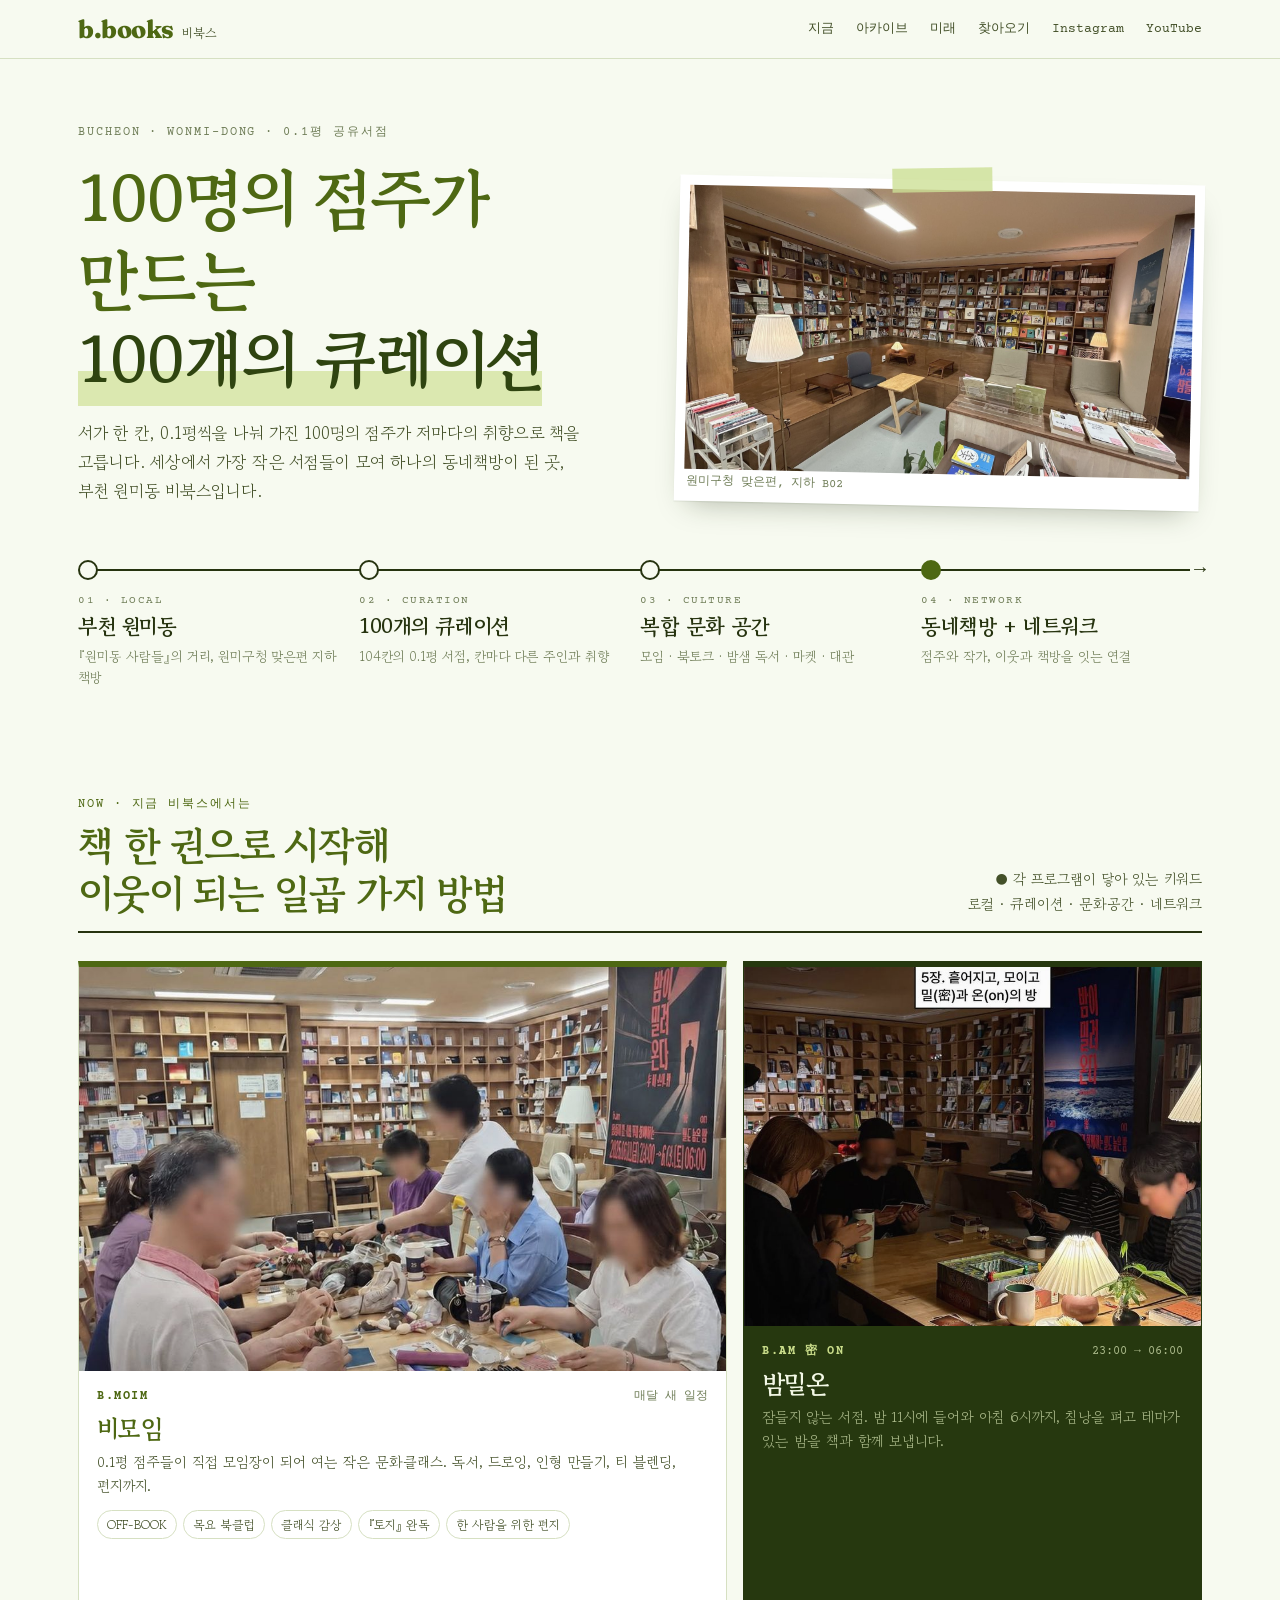
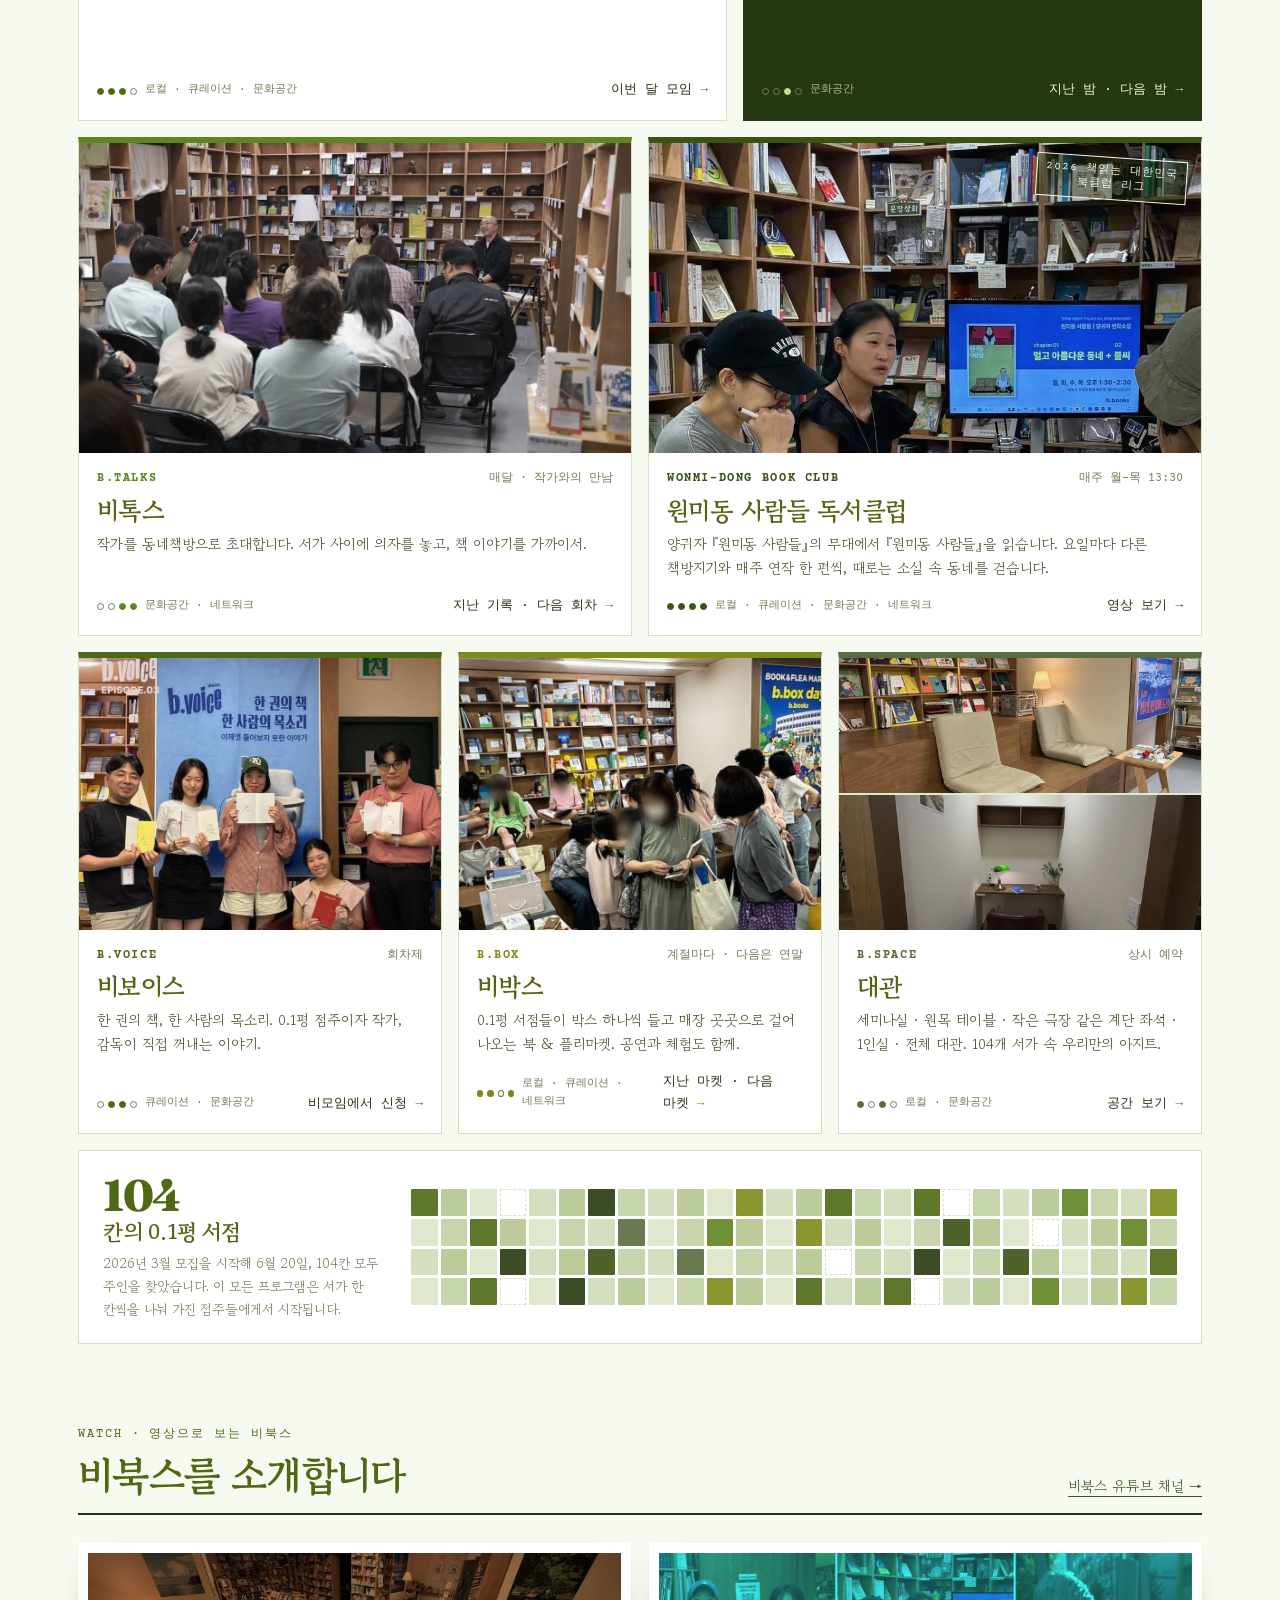
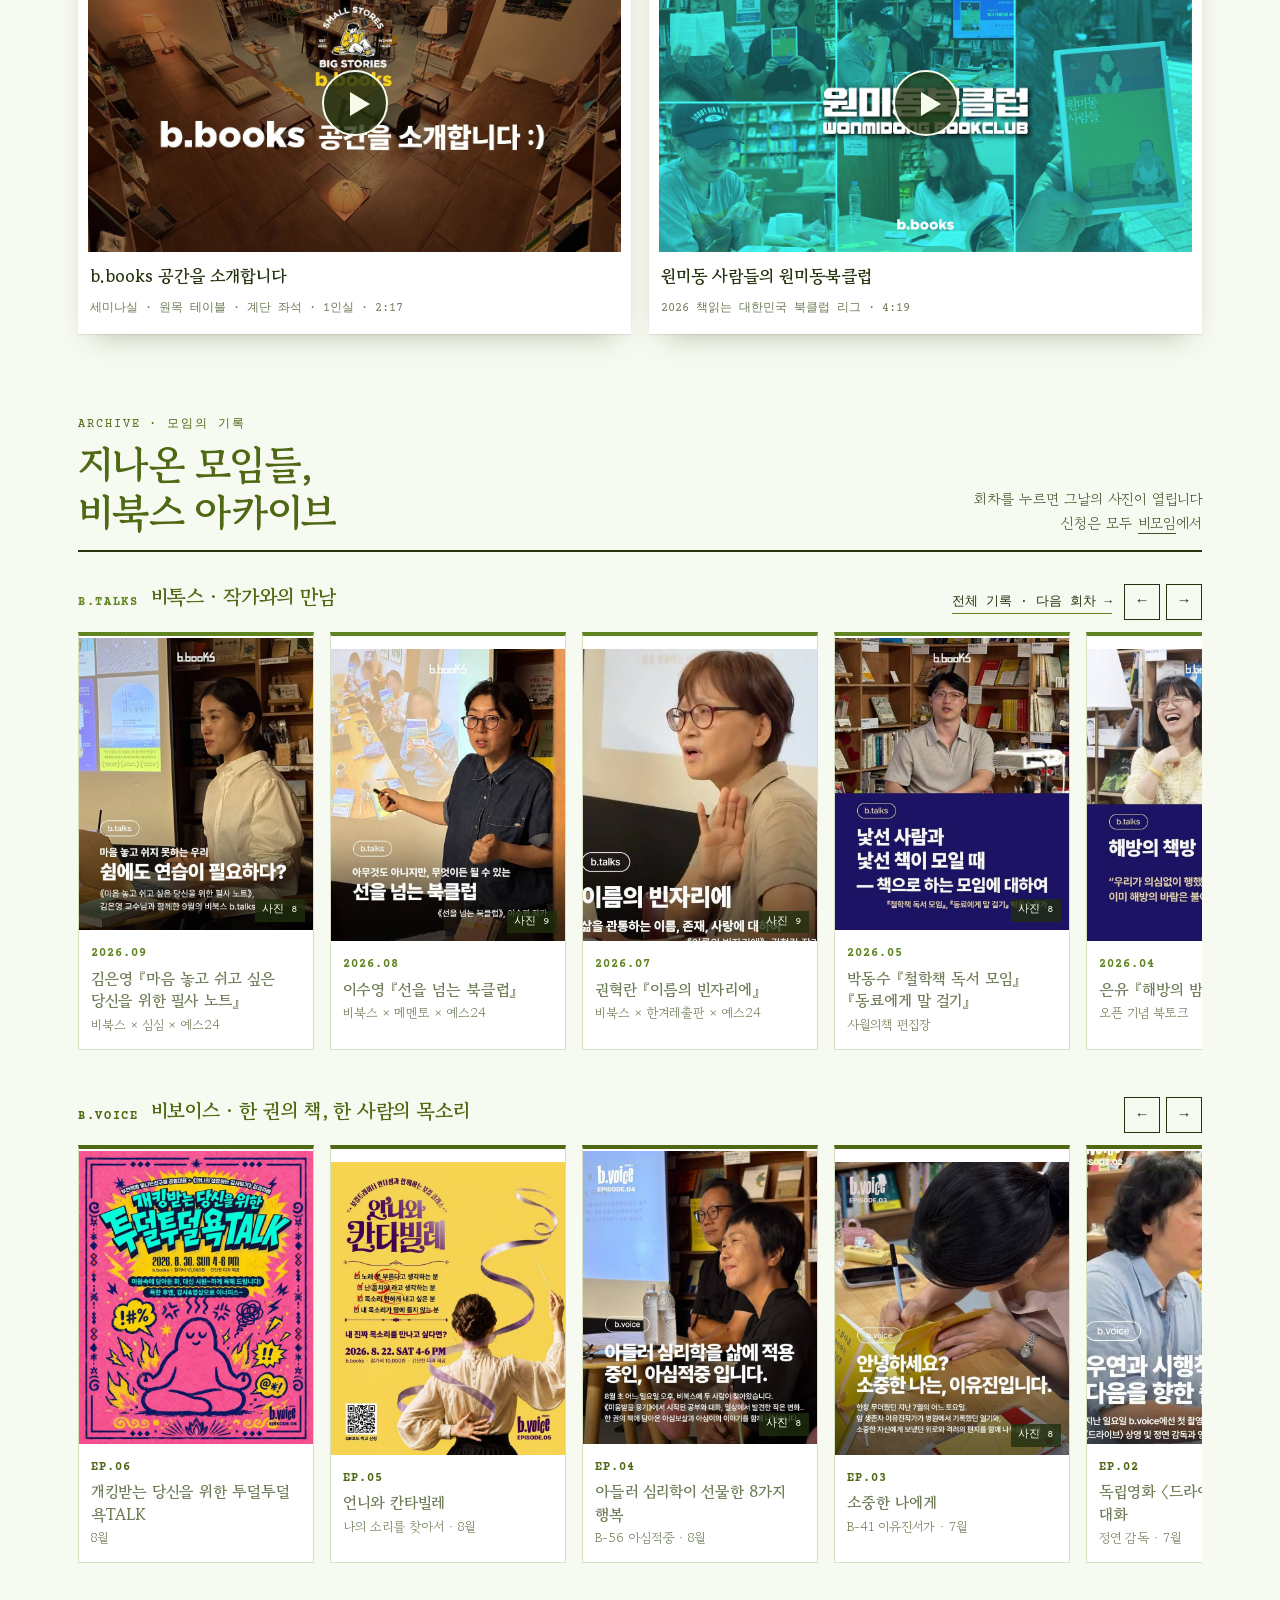
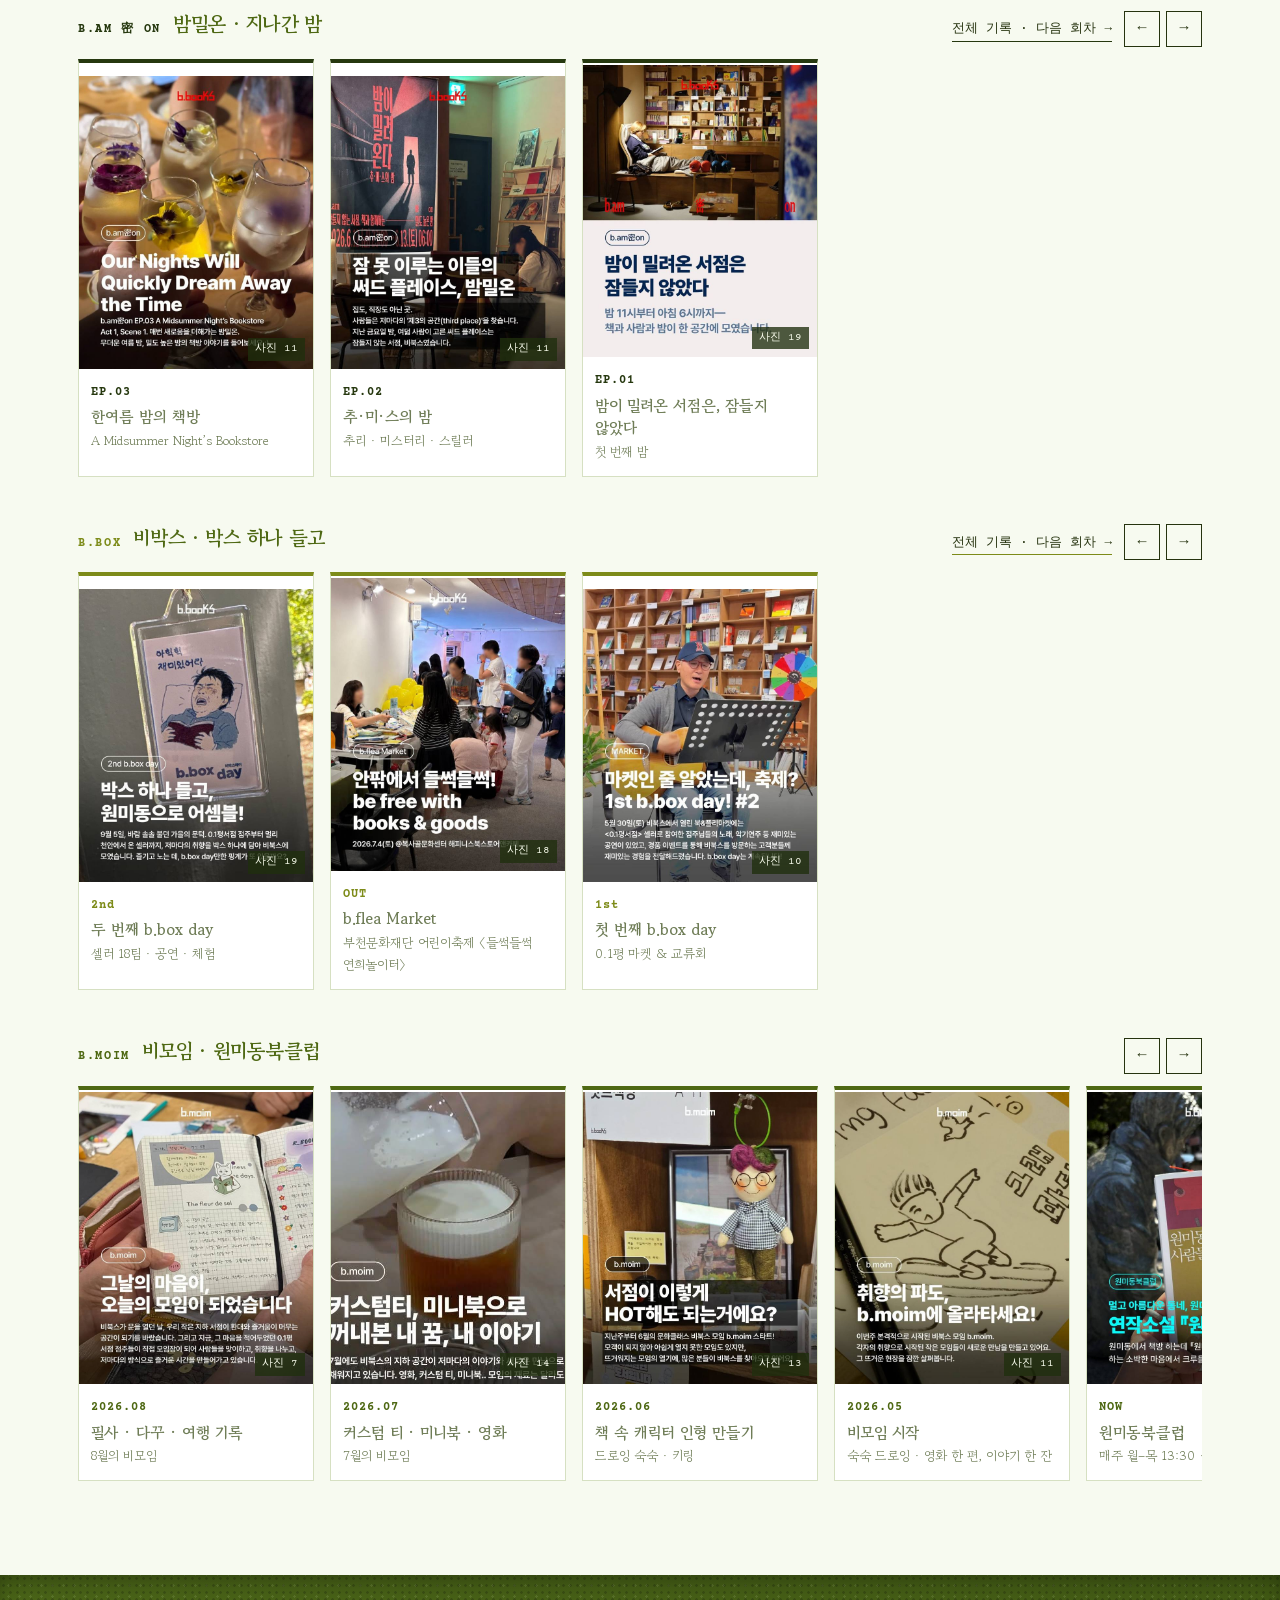
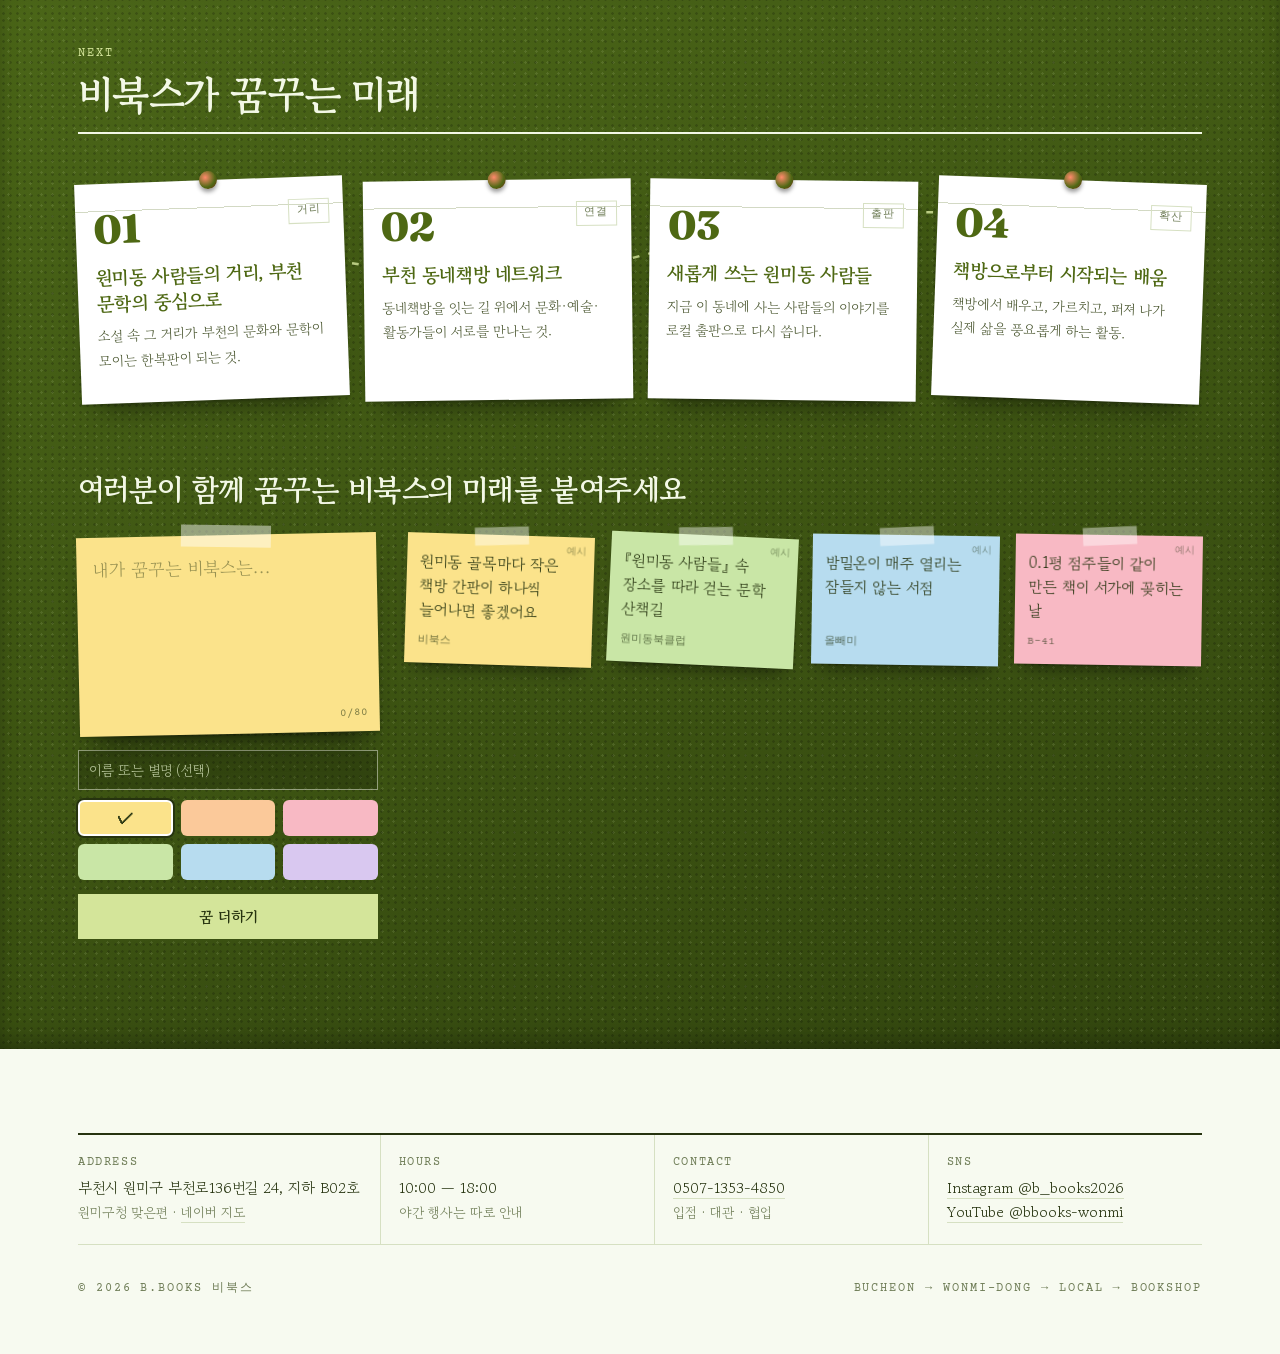
<file: index.html>
<!DOCTYPE html>
<html lang="ko">
<head>
<meta charset="UTF-8">
<meta name="viewport" content="width=device-width, initial-scale=1">
<title>비북스 b.books — 부천 원미동 동네책방</title>
<meta name="description" content="부천 원미동 동네책방 비북스. 비모임, 비톡스, 밤밀온, 비보이스, 비박스, 원미동 사람들 독서클럽, 공간 대관.">
<meta property="og:type" content="website">
<meta property="og:title" content="비북스 b.books — 부천 원미동 동네책방">
<meta property="og:description" content="원미동에서 책으로 모입니다. 비모임 · 비톡스 · 밤밀온 · 비보이스 · 비박스 · 원미동 사람들 독서클럽 · 대관">
<meta property="og:image" content="https://bbooks.co.kr/images/og.jpg">
<link rel="canonical" href="https://bbooks.co.kr/">
<meta property="og:url" content="https://bbooks.co.kr/">
<link rel="preconnect" href="https://fonts.googleapis.com">
<link rel="preconnect" href="https://fonts.gstatic.com" crossorigin>
<link href="https://fonts.googleapis.com/css2?family=Courier+Prime:wght@400;700&family=Fraunces:ital,opsz,wght@0,9..144,600;0,9..144,800;1,9..144,400&family=Gowun+Batang:wght@400;700&display=swap" rel="stylesheet">
<style>
  :root {
    --paper: #f7faf0;
    --card: #ffffff;
    --ink: #26330f;
    --ink-2: #435028;
    --muted: #6f7d57;
    --line: #d6e0c2;
    --stamp: #4E6813;
    --head: #4E6813;
    --serif: 'Gowun Batang', 'Noto Serif KR', 'AppleMyungjo', serif;
    --mono: 'Courier Prime', 'Courier New', monospace;
    --display: 'Fraunces', Georgia, serif;
    /* 프로그램 색 */
    --c-moim: #4E6813;
    --c-bam: #26380f;
    --c-talks: #5f8420;
    --c-wonmi: #3a5214;
    --c-voice: #4E6813;
    --c-moim2: #4E6813;
    --c-box: #7d8b19;
    --c-space: #5a6b3d;
  }
  *, *::before, *::after { box-sizing: border-box; margin: 0; padding: 0; }
  html { scroll-behavior: smooth; -webkit-text-size-adjust: 100%; }
  body {
    background: var(--paper); color: var(--ink);
    font-family: var(--serif); font-size: 16px; line-height: 1.7;
    word-break: keep-all; overflow-wrap: break-word; overflow-x: hidden;
  }
  body::before { display: none; }
  a { color: inherit; text-decoration: none; }
  h1, h2, h3 { color: var(--head); }
  .m-bam h3, .sec-head.light h2, .board-head h3 { color: #f3f8e6; }
  img { display: block; max-width: 100%; height: auto; }
  ::selection { background: #d9e8ae; }
  .wrap { max-width: 1180px; margin: 0 auto; padding: 0 28px; }
  .label { font-family: var(--mono); font-size: 12px; letter-spacing: .16em; text-transform: uppercase; color: var(--muted); }

  /* ── top ── */
  .top { position: sticky; top: 0; z-index: 40; background: rgba(247,250,240,.92); backdrop-filter: blur(6px); border-bottom: 1px solid var(--line); }
  .top .wrap { display: flex; align-items: center; justify-content: space-between; height: 58px; }
  .logo { font-family: var(--display); font-weight: 800; font-size: 25px; letter-spacing: -.02em; color: var(--head); }
  .logo small { font-family: var(--serif); font-weight: 400; font-size: 13px; color: var(--ink-2); margin-left: 8px; letter-spacing: 0; }
  .top nav { display: flex; gap: 22px; font-family: var(--mono); font-size: 13px; }
  .top nav a { color: var(--ink-2); }
  .top nav a:hover { color: var(--ink); }

  /* ── hero ── */
  .hero { padding: 64px 0 26px; }
  .hero-grid { display: grid; grid-template-columns: 1.05fr 1fr; gap: 48px; align-items: end; }
  .hero h1 { font-size: clamp(38px, 5.4vw, 66px); line-height: 1.22; letter-spacing: -.035em; font-weight: 700; margin-top: 14px; }
  .hero h1 em { font-style: normal; color: #2f4410; background: linear-gradient(transparent 64%, #dbe8b0 64%); }
  .hero .sub { margin-top: 20px; font-size: 17px; color: var(--ink-2); max-width: 30em; }
  .print { background: #ffffff; padding: 10px 10px 32px; position: relative; box-shadow: 0 1px 1px rgba(31,47,14,.08), 0 14px 30px -14px rgba(31,47,14,.35); }
  .print img { filter: saturate(.9) contrast(.97); }
  .print figcaption { position: absolute; left: 12px; bottom: 8px; font-family: var(--mono); font-size: 12px; color: var(--muted); }
  .tape::before { content: ""; position: absolute; top: -12px; left: 50%; width: 100px; height: 24px; transform: translateX(-50%) rotate(-2deg); background: rgba(205,224,150,.8); z-index: 2; }
  .hero .print { transform: rotate(1.2deg); }

  /* route: 부천 → 원미동 → 로컬 → 동네책방 */
  .route { margin-top: 54px; position: relative; display: grid; grid-template-columns: repeat(4, 1fr); }
  .route::before { content: ""; position: absolute; left: 9px; right: 0; top: 9px; border-top: 2px solid var(--ink); }
  .route::after { content: "→"; position: absolute; right: -4px; top: -6px; font-family: var(--mono); font-size: 20px; background: var(--paper); padding-left: 4px; }
  .stop { position: relative; padding-top: 30px; padding-right: 12px; }
  .stop::before { content: ""; position: absolute; left: 0; top: 0; width: 20px; height: 20px; border-radius: 50%; background: var(--paper); border: 2px solid var(--ink); z-index: 1; }
  .stop:last-child::before { background: var(--stamp); border-color: var(--stamp); }
  .stop b { display: block; font-size: 21px; letter-spacing: -.02em; }
  .stop span { display: block; font-size: 13.5px; color: var(--muted); line-height: 1.55; margin-top: 2px; }
  .stop .en { font-family: var(--mono); font-size: 11px; letter-spacing: .14em; color: var(--muted); }

  /* ── section heads ── */
  .sec { padding: 84px 0 0; }
  .sec-head { display: flex; justify-content: space-between; align-items: end; gap: 20px; margin-bottom: 28px; border-bottom: 2px solid var(--ink); padding-bottom: 14px; }
  .sec-head h2 { font-size: clamp(28px, 3.4vw, 40px); letter-spacing: -.03em; line-height: 1.2; }
  .sec-head h2 small { display: block; font-family: var(--mono); font-size: 12px; letter-spacing: .16em; color: var(--stamp); font-weight: 400; margin-bottom: 8px; }
  .sec-head p { color: var(--ink-2); font-size: 14.5px; text-align: right; }

  /* ── program bento ── */
  .bento { display: grid; grid-template-columns: repeat(12, 1fr); gap: 16px; }
  .mod {
    --c: var(--ink);
    position: relative; display: flex; flex-direction: column; background: var(--card);
    border: 1px solid var(--line); border-top: 6px solid var(--c); overflow: hidden;
    transition: transform .25s ease, box-shadow .25s ease;
  }
  a.mod:hover { transform: translateY(-4px); box-shadow: 0 18px 32px -18px rgba(31,47,14,.45); }
  .mod .ph { position: relative; overflow: hidden; background: #dfe8cc; }
  .mod .ph img { width: 100%; height: 100%; object-fit: cover; filter: saturate(.9) contrast(.97); transition: transform .6s ease; }
  a.mod:hover .ph img { transform: scale(1.03); }
  .mod .body { padding: 16px 18px 18px; display: flex; flex-direction: column; gap: 6px; flex: 1; }
  .mod .meta { display: flex; justify-content: space-between; align-items: center; gap: 8px; }
  .mod .en { font-family: var(--mono); font-size: 11.5px; letter-spacing: .14em; color: var(--c); font-weight: 700; text-transform: uppercase; }
  .mod .when { font-family: var(--mono); font-size: 11.5px; color: var(--muted); }
  .mod h3 { font-size: 25px; letter-spacing: -.025em; line-height: 1.25; }
  .mod p { font-size: 14.5px; color: var(--ink-2); line-height: 1.65; }
  .mod .foot { margin-top: auto; padding-top: 10px; display: flex; justify-content: space-between; align-items: center; gap: 10px; }
  .mod .go { font-family: var(--mono); font-size: 12.5px; }
  .mod .go::after { content: " →"; color: var(--c); }
  /* 각 모듈이 어느 연결고리에 닿는지: 작은 노선 표시 */
  .ties { display: flex; gap: 4px; align-items: center; font-family: var(--mono); font-size: 10.5px; color: var(--muted); }
  .ties i { width: 7px; height: 7px; border-radius: 50%; border: 1.5px solid var(--muted); display: inline-block; }
  .ties i.on { background: var(--c); border-color: var(--c); }
  .ties em { font-style: normal; margin-left: 4px; }
  .chips { display: flex; flex-wrap: wrap; gap: 6px; margin-top: 6px; }
  .chips span { font-size: 12.5px; padding: 3px 9px; border: 1px solid var(--line); border-radius: 999px; background: #fff; color: var(--ink-2); }

  .m-moim  { --c: var(--c-moim);  grid-column: span 7; grid-row: span 2; }
  .m-moim .ph { aspect-ratio: 16 / 10; }
  .m-bam   { --c: var(--c-bam);   grid-column: span 5; grid-row: span 2; background: var(--c-bam); color: #eef3e0; border-color: var(--c-bam); }
  .m-bam .ph { flex: 1; min-height: 260px; background: #111; }
  .m-bam p, .m-bam .when, .m-bam .ties { color: #aab98a; }
  .m-bam .en { color: #c9dc8a; }
  .m-bam .ties i.on { background: #c9dc8a; border-color: #c9dc8a; }
  .m-bam .go::after { color: #c9dc8a; }
  .m-talks { --c: var(--c-talks); grid-column: span 6; }
  .m-wonmi { --c: var(--c-wonmi); grid-column: span 6; }
  .m-talks .ph, .m-wonmi .ph { aspect-ratio: 16 / 9; }
  .m-voice  { --c: var(--c-voice);  grid-column: span 4; }
  .m-box { --c: var(--c-box); grid-column: span 4; }
  .m-space  { --c: var(--c-space);  grid-column: span 4; }
  .m-voice .ph, .m-box .ph { aspect-ratio: 4 / 3; }
  .m-voice .ph img, .m-box .ph img { object-position: center 40%; }
  .m-space .ph { aspect-ratio: 4 / 3; display: grid; grid-template-rows: 1fr 1fr; gap: 2px; }
  .m-space .ph img { min-height: 0; }
  .m-wonmi .stamp {
    position: absolute; right: 14px; top: 14px; z-index: 2;
    font-family: var(--mono); font-size: 11px; letter-spacing: .1em; line-height: 1.3; text-align: center;
    color: #f6faea; border: 1.5px solid #f6faea; padding: 6px 8px; transform: rotate(4deg); background: rgba(31,47,14,.35);
  }

  /* ── 0.1평 cells ── */
  .cells-band { margin-top: 16px; display: grid; grid-template-columns: 280px 1fr; gap: 28px; align-items: center; background: var(--card); border: 1px solid var(--line); padding: 22px 24px; }
  .cells-band h3 { font-size: 22px; letter-spacing: -.02em; line-height: 1.35; }
  .cells-band h3 b { font-family: var(--display); font-size: 44px; font-weight: 800; display: block; line-height: 1; letter-spacing: -.03em; }
  .cells-band p { font-size: 13.5px; color: var(--muted); margin-top: 6px; }
  .cells { display: grid; grid-template-columns: repeat(26, 1fr); gap: 3px; }
  .cells i { aspect-ratio: 1; background: var(--c, #cfdcb8); border-radius: 1px; opacity: .9; }
  .cells i.empty { background: transparent; outline: 1px dashed var(--line); outline-offset: -1px; }

  /* ── poster wall ── */
  .wall { display: flex; gap: 22px; overflow-x: auto; padding: 22px 4px 30px; scroll-snap-type: x proximity; scrollbar-width: thin; }
  .wall figure { flex: none; width: 210px; scroll-snap-align: start; position: relative; }
  .wall figure:nth-child(odd) { transform: rotate(-1.4deg); }
  .wall figure:nth-child(even) { transform: rotate(1.2deg) translateY(8px); }
  .wall img { width: 100%; aspect-ratio: 4 / 5; object-fit: cover; box-shadow: 0 10px 20px -12px rgba(31,47,14,.5); }
  .wall figure::before { content: ""; position: absolute; top: -9px; left: 50%; width: 64px; height: 20px; transform: translateX(-50%) rotate(-3deg); background: rgba(205,224,150,.85); z-index: 2; }
  .wall figcaption { font-family: var(--mono); font-size: 11.5px; color: var(--muted); margin-top: 8px; }

  /* ── videos ── */
  a.ul { border-bottom: 1px solid var(--ink-2); }
  .videos { display: grid; grid-template-columns: 1fr 1fr; gap: 18px; }
  .video { background: #ffffff; padding: 10px 10px 14px; box-shadow: 0 1px 1px rgba(31,47,14,.08), 0 14px 30px -16px rgba(31,47,14,.35); }
  .yt { position: relative; display: block; width: 100%; aspect-ratio: 16 / 9; border: 0; padding: 0; cursor: pointer; background: #111; overflow: hidden; }
  .yt img { width: 100%; height: 100%; object-fit: cover; filter: saturate(.92); transition: transform .5s ease; }
  .yt:hover img { transform: scale(1.03); }
  .yt .play { position: absolute; left: 50%; top: 50%; width: 66px; height: 66px; margin: -33px 0 0 -33px; border-radius: 50%; background: rgba(31,47,14,.78); border: 2px solid #f6faea; }
  .yt .play::after { content: ""; position: absolute; left: 26px; top: 20px; border-left: 20px solid #f6faea; border-top: 12px solid transparent; border-bottom: 12px solid transparent; }
  .yt iframe { position: absolute; inset: 0; width: 100%; height: 100%; border: 0; }
  .video figcaption { padding: 10px 2px 0; }
  .video figcaption b { display: block; font-size: 17px; }
  .video figcaption span { font-family: var(--mono); font-size: 12px; color: var(--muted); }

  /* ── stage reels ── */
  .reel { margin-bottom: 34px; }
  .reel-head { display: flex; align-items: baseline; gap: 12px; margin-bottom: 12px; }
  .reel-head .en { font-family: var(--mono); font-size: 12px; letter-spacing: .14em; font-weight: 700; color: var(--c); text-transform: uppercase; }
  .reel-head h3 { font-size: 20px; letter-spacing: -.02em; }
  .reel-head .nav { display: flex; gap: 6px; }
  .reel-all { margin-left: auto; font-family: var(--mono); font-size: 12.5px; border-bottom: 1px solid var(--c); white-space: nowrap; }
  .reel-head h3 + .nav { margin-left: auto; }
  .reel-head button { width: 36px; height: 36px; border: 1px solid var(--ink); background: transparent; font-family: var(--mono); font-size: 15px; cursor: pointer; color: var(--ink); }
  .reel-head button:hover { background: var(--ink); color: var(--paper); }
  .track { display: flex; gap: 16px; overflow-x: auto; scroll-snap-type: x mandatory; padding-bottom: 10px; scrollbar-width: thin; }
  .slide { flex: none; width: 236px; scroll-snap-align: start; background: var(--card); border: 1px solid var(--line); border-top: 4px solid var(--c); }
  .slide img { width: 100%; aspect-ratio: 4 / 5; object-fit: cover; }
  .slide .cap { padding: 10px 12px 13px; }
  .slide .no { font-family: var(--mono); font-size: 11.5px; color: var(--c); font-weight: 700; letter-spacing: .08em; }
  .slide b { display: block; font-size: 15.5px; line-height: 1.45; margin-top: 3px; }
  .slide span { display: block; font-size: 13px; color: var(--muted); margin-top: 2px; }
  .slide.next { display: flex; flex-direction: column; justify-content: center; align-items: center; text-align: center; border-style: dashed; min-height: 300px; background: transparent; color: var(--muted); font-size: 14px; padding: 20px; }

  .slide { cursor: pointer; text-align: left; font: inherit; color: inherit; padding: 0; }
  .slide .ph { position: relative; }
  .slide .cnt { position: absolute; right: 8px; bottom: 8px; font-family: var(--mono); font-size: 11px; background: rgba(31,47,14,.78); color: #f6faea; padding: 2px 7px; }
  .slide:hover img { filter: brightness(1.05); }
  .slide:focus-visible { outline: 2px solid var(--c); outline-offset: 2px; }
  /* lightbox */
  .lb { position: fixed; inset: 0; z-index: 100; background: rgba(20,30,8,.94); color: #f7faf0; display: flex; flex-direction: column; }
  .lb[hidden] { display: none; }
  .lb-top { display: flex; align-items: center; gap: 14px; padding: 14px 18px; }
  .lb-top > div { flex: 1; min-width: 0; }
  .lb-no { font-family: var(--mono); font-size: 12px; color: #c9dc8a; margin-right: 10px; }
  .lb-title { font-size: 16px; }
  .lb-count { font-family: var(--mono); font-size: 12px; color: #aab98a; }
  .lb-x { width: 40px; height: 40px; border: 1px solid #6b7a4f; background: transparent; color: inherit; font-size: 22px; cursor: pointer; }
  .lb-track { flex: 1; display: flex; overflow-x: auto; scroll-snap-type: x mandatory; scrollbar-width: none; }
  .lb-track::-webkit-scrollbar { display: none; }
  .lb-track figure { flex: none; width: 100%; height: 100%; scroll-snap-align: center; display: flex; align-items: center; justify-content: center; padding: 0 16px 24px; }
  .lb-track img { max-width: 100%; max-height: 100%; object-fit: contain; box-shadow: 0 20px 40px rgba(0,0,0,.4); }
  .lb-arrow { position: absolute; top: 50%; width: 46px; height: 46px; margin-top: -23px; border: 1px solid #6b7a4f; background: rgba(20,30,8,.6); color: inherit; font-family: var(--mono); font-size: 18px; cursor: pointer; }
  .lb-arrow.prev { left: 14px; } .lb-arrow.next { right: 14px; }
  @media (max-width: 680px) { .lb-arrow { display: none; } }

  /* ── future band (cork board) ── */
  .future-band {
    margin-top: 84px; padding: 72px 0 84px; color: #f3f8e6; position: relative; overflow: hidden;
    background-color: #3f5714;
    background-image:
      radial-gradient(rgba(0,0,0,.18) 1px, transparent 1.6px),
      radial-gradient(rgba(240,255,200,.10) 1px, transparent 1.4px),
      linear-gradient(160deg, #4b6618, #32460e);
    background-size: 7px 7px, 11px 11px, 100% 100%;
    background-position: 0 0, 3px 5px, 0 0;
    box-shadow: inset 0 18px 30px -18px rgba(0,0,0,.5), inset 0 -18px 30px -18px rgba(0,0,0,.5);
  }
  .sec-head.light { border-bottom-color: #f3f8e6; }
  .sec-head.light h2 small { color: #d4e59a; }
  .sec-head.light p { color: #dfe9cb; }
  .roadmap { position: relative; margin-top: 10px; }
  .road { position: absolute; left: 0; right: 0; top: 34px; width: 100%; height: 120px; overflow: visible; }
  .road path { fill: none; stroke: #d4e59a; stroke-width: 2.5; stroke-dasharray: 6 8; stroke-dashoffset: 0; opacity: .85; }
  .road path { clip-path: inset(0 100% 0 0); transition: clip-path 1.8s cubic-bezier(.6,.1,.2,1); }
  .roadmap.in .road path { clip-path: inset(0 0 0 0); }
  .dreams { position: relative; display: grid; grid-template-columns: repeat(4, 1fr); gap: 18px; padding-top: 18px; }
  .dream {
    background: #ffffff; color: var(--ink); padding: 26px 18px 22px; position: relative; min-height: 220px;
    box-shadow: 0 2px 2px rgba(0,0,0,.15), 0 18px 28px -16px rgba(0,0,0,.55);
    background-image: linear-gradient(transparent 27px, rgba(78,104,19,.25) 27px, rgba(78,104,19,.25) 28px, transparent 28px);
    opacity: 0; transform: translateY(-40px) rotate(calc(var(--d) * 2deg - 3deg)) scale(.96);
    transition: opacity .6s ease, transform .8s cubic-bezier(.2,1.4,.4,1);
    transition-delay: calc(var(--d) * .18s + .3s);
  }
  .roadmap.in .dream { opacity: 1; transform: translateY(0) rotate(calc((var(--d) - 1.5) * 1.4deg)); }
  .dream:hover { transform: translateY(-6px) rotate(0deg) !important; transition-delay: 0s; }
  .dream .pin { position: absolute; top: -9px; left: 50%; width: 18px; height: 18px; margin-left: -9px; border-radius: 50%; background: radial-gradient(circle at 35% 35%, #ff8a6b, #4E6813 60%, #7a2414); box-shadow: 0 3px 4px rgba(0,0,0,.4); }
  .dream .n { font-family: var(--display); font-size: 40px; font-weight: 800; line-height: 1; color: var(--stamp); }
  .dream .st { position: absolute; right: 14px; top: 22px; font-family: var(--mono); font-size: 11px; letter-spacing: .1em; color: var(--muted); border: 1px solid var(--line); padding: 2px 7px; }
  .dream h3 { font-size: 19px; letter-spacing: -.02em; margin: 14px 0 8px; line-height: 1.35; }
  .dream p { font-size: 14px; color: var(--ink-2); line-height: 1.75; }

  .board { margin-top: 64px; }
  .board-head { display: flex; justify-content: space-between; align-items: end; gap: 16px; flex-wrap: wrap; margin-bottom: 20px; }
  .board-head h3 { font-size: clamp(22px, 2.6vw, 30px); letter-spacing: -.02em; }
  .board-grid { display: grid; grid-template-columns: 300px 1fr; gap: 28px; align-items: start; }
  .pad { position: sticky; top: 78px; }
  .pad-note {
    --pc: #fbe38b; display: block; position: relative; background: var(--pc); padding: 18px 16px 30px; transform: rotate(-1.2deg);
    box-shadow: 0 2px 2px rgba(0,0,0,.15), 0 20px 28px -14px rgba(0,0,0,.6); transition: background .25s;
  }
  .pad-note::before { content: ""; position: absolute; top: -10px; left: 50%; width: 90px; height: 22px; transform: translateX(-50%) rotate(2deg); background: rgba(255,255,255,.45); }
  .pad-note textarea { width: 100%; border: 0; background: transparent; resize: none; font-family: 'Gowun Batang', serif; font-size: 18px; line-height: 1.6; color: #26330f; outline: none; }
  .pad-note textarea::placeholder { color: rgba(31,47,14,.45); }
  .pad-len { position: absolute; right: 12px; bottom: 8px; font-family: var(--mono); font-size: 11px; color: rgba(31,47,14,.55); }
  .pad-row { display: grid; gap: 10px; margin-top: 16px; }
  .pad-row input { width: 100%; min-width: 0; padding: 9px 10px; border: 1px solid rgba(243,248,230,.5); background: rgba(0,0,0,.18); color: #f3f8e6; font: 14px var(--serif); }
  .pad-row input::placeholder { color: #bccaa0; }
  .swatches { display: grid; grid-template-columns: repeat(3, 1fr); gap: 8px; }
  .sw { position: relative; width: 100%; height: 36px; border-radius: 6px; border: 2px solid transparent; cursor: pointer; }
  .sw[data-c=y] { background: #fbe38b; } .sw[data-c=o] { background: #fbc99a; } .sw[data-c=p] { background: #f8b9c4; }
  .sw[data-c=g] { background: #c9e6a6; } .sw[data-c=b] { background: #b7dcef; } .sw[data-c=v] { background: #d9c8f0; }
  .sw.on { border-color: #fff; box-shadow: 0 0 0 2px #26330f; }
  .sw.on::after { content: "✓"; position: absolute; inset: 0; display: grid; place-items: center; font-size: 17px; font-weight: 700; color: #26330f; }
  .hp { position: absolute; left: -9999px; width: 1px; height: 1px; opacity: 0; }
  .stick-btn { margin-top: 14px; width: 100%; padding: 12px; border: 0; background: #d4e59a; color: #26330f; font: 700 15px var(--serif); cursor: pointer; transition: transform .15s, background .2s; }
  .stick-btn:hover { background: #e3f0b4; transform: translateY(-1px); }
  .stick-btn:disabled { opacity: .6; cursor: default; }
  .pad-msg { min-height: 1.4em; margin-top: 8px; font-size: 13px; color: #d4e59a; }
  .sr { position: absolute; width: 1px; height: 1px; overflow: hidden; clip: rect(0 0 0 0); }

  .wall-notes { display: grid; grid-template-columns: repeat(auto-fill, minmax(150px, 1fr)); gap: 18px 16px; align-content: start; min-height: 260px; }
  .note {
    --pc: #fbe38b; position: relative; background: var(--pc); color: #26330f; padding: 16px 13px 12px; min-height: 130px;
    display: flex; flex-direction: column; justify-content: space-between; gap: 10px;
    transform: rotate(var(--r, 0deg)); box-shadow: 0 1px 1px rgba(0,0,0,.12), 0 12px 18px -10px rgba(0,0,0,.55);
    transition: transform .25s ease;
  }
  .note::before { content: ""; position: absolute; top: -8px; left: 50%; width: 54px; height: 18px; transform: translateX(-50%) rotate(-3deg); background: rgba(255,255,255,.42); }
  .note:hover { transform: rotate(0deg) translateY(-4px) scale(1.03); z-index: 2; }
  .note p { font-size: 15.5px; line-height: 1.55; word-break: keep-all; }
  .note small { font-family: var(--mono); font-size: 11px; color: rgba(31,47,14,.6); display: flex; justify-content: space-between; gap: 6px; }
  .note.p, .pad-note.p { --pc: #f8b9c4; } .note.g, .pad-note.g { --pc: #c9e6a6; } .note.b, .pad-note.b { --pc: #b7dcef; } .note.o, .pad-note.o { --pc: #fbc99a; } .note.v, .pad-note.v { --pc: #d9c8f0; }
  .note.new { animation: stick .9s cubic-bezier(.2,1.3,.4,1) both; }
  .note.mine::after { content: "내 메모"; position: absolute; right: 8px; top: 6px; font-family: var(--mono); font-size: 10px; color: rgba(31,47,14,.55); }
  .note.ex::after { content: "예시"; position: absolute; right: 8px; top: 6px; font-family: var(--mono); font-size: 10px; color: rgba(31,47,14,.45); }
  .wall-notes .note { opacity: 0; }
  .wall-notes.in .note { animation: drop .7s cubic-bezier(.2,1.2,.4,1) both; animation-delay: calc(var(--i, 0) * 60ms); }
  .wall-notes.in .note.new { animation: stick .9s cubic-bezier(.2,1.3,.4,1) both; }
  @keyframes drop { from { opacity: 0; transform: translateY(-24px) rotate(calc(var(--r) * 3)); } to { opacity: 1; transform: rotate(var(--r)); } }
  @keyframes stick {
    0% { opacity: 0; transform: translate(-60px, -80px) rotate(-14deg) scale(1.35); box-shadow: 0 40px 50px -20px rgba(0,0,0,.6); }
    60% { opacity: 1; transform: translate(0, 4px) rotate(calc(var(--r) * 1.4)) scale(.98); }
    100% { opacity: 1; transform: rotate(var(--r)) scale(1); }
  }
  @media (max-width: 980px) {
    .dreams { grid-template-columns: 1fr 1fr; }
    .road { display: none; }
    .board-grid { grid-template-columns: 1fr; }
    .pad { position: static; max-width: 420px; }
  }
  @media (max-width: 680px) {
    .future-band { margin-top: 64px; padding: 56px 0 64px; }
    .dreams { grid-template-columns: 1fr; gap: 22px; }
    .dream { min-height: 0; }
    .wall-notes { grid-template-columns: 1fr 1fr; gap: 16px 12px; }
    .note p { font-size: 14.5px; }
  }
  @media (prefers-reduced-motion: reduce) {
    .dream, .road path { transition: none; opacity: 1; transform: none; clip-path: none; }
    .wall-notes .note, .note.new { animation: none !important; opacity: 1; }
  }

  /* ── visit ── */
  .visit { display: grid; grid-template-columns: 1.1fr 1fr 1fr 1fr; border-top: 2px solid var(--ink); border-bottom: 1px solid var(--line); }
  .visit div { padding: 18px 18px 20px 0; }
  .visit div + div { padding-left: 18px; border-left: 1px solid var(--line); }
  .visit dt { font-family: var(--mono); font-size: 11.5px; letter-spacing: .14em; color: var(--muted); margin-bottom: 4px; }
  .visit dd { font-size: 15px; line-height: 1.6; }
  .visit dd span { color: var(--muted); font-size: 13.5px; }
  .visit a { border-bottom: 1px solid var(--line); }
  footer { padding: 34px 0 54px; display: flex; justify-content: space-between; gap: 14px; flex-wrap: wrap; }

  /* ── responsive ── */
  @media (max-width: 980px) {
    .hero-grid { grid-template-columns: 1fr; gap: 34px; }
    .m-moim, .m-bam { grid-column: span 12; grid-row: auto; }
    .m-bam .ph { min-height: 0; aspect-ratio: 16 / 10; flex: none; }
    .m-voice, .m-box { grid-column: span 6; }
    .m-space { grid-column: span 12; }
    .m-space .ph { aspect-ratio: 16 / 7; grid-template-rows: none; grid-template-columns: 1fr 1fr; }
    .videos { grid-template-columns: 1fr; }
    .visit { grid-template-columns: 1fr 1fr; }
    .visit div:nth-child(3) { padding-left: 0; border-left: 0; }
    .visit div:nth-child(n+3) { border-top: 1px solid var(--line); }
  }
  @media (max-width: 680px) {
    .wrap { padding: 0 16px; }
    .top nav { gap: 14px; font-size: 12px; }
    .top nav .hide-s { display: none; }
    .logo small { display: none; }
    .hero { padding-top: 38px; }
    .route { grid-template-columns: 1fr 1fr; row-gap: 26px; margin-top: 40px; }
    .route::before, .route::after { display: none; }
    .stop::after { content: ""; position: absolute; left: 22px; right: 0; top: 9px; border-top: 2px solid var(--ink); }
    .stop:last-child::after { border-top-style: dashed; right: 30%; }
    .sec { padding-top: 64px; }
    .sec-head { flex-direction: column; align-items: start; gap: 6px; }
    .sec-head p { text-align: left; }
    .bento { gap: 14px; }
    .m-talks, .m-wonmi, .m-voice, .m-box, .m-space { grid-column: span 12; }
    .m-voice, .m-box { flex-direction: row; }
    .m-voice .ph, .m-box .ph { aspect-ratio: auto; width: 40%; flex: none; }
    .m-space .ph { aspect-ratio: 16 / 9; }
    .mod h3 { font-size: 22px; }
    .cells-band { grid-template-columns: 1fr; gap: 16px; padding: 18px; }
    .cells { grid-template-columns: repeat(13, 1fr); }
    .wall figure { width: 160px; }
    .slide { width: 58vw; max-width: 240px; }
    .reel-head { flex-wrap: wrap; gap: 2px 10px; }
    .reel-head h3 { font-size: 17px; }
    .reel-head .nav { display: none; }
    .reel-all { margin-left: 0; flex-basis: 100%; }
    .visit { grid-template-columns: 1fr; }
    .visit div, .visit div + div { padding: 14px 0; border-left: 0; }
    .visit div + div { border-top: 1px solid var(--line); }
  }
  @media (prefers-reduced-motion: reduce) { html { scroll-behavior: auto; } .mod, .mod .ph img { transition: none; } }
</style>
</head>
<body>

<header class="top">
  <div class="wrap">
    <a class="logo" href="#">b.books<small>비북스</small></a>
    <nav aria-label="바로가기">
      <a href="#now">지금</a>
      <a href="#stage">아카이브</a>
      <a href="#next">미래</a>
      <a href="#visit">찾아오기</a>
      <a class="hide-s" href="https://www.instagram.com/b_books2026/" target="_blank" rel="noopener">Instagram</a>
      <a class="hide-s" href="https://www.youtube.com/@bbooks-wonmi" target="_blank" rel="noopener">YouTube</a>
    </nav>
  </div>
</header>

<main>
  <section class="hero">
    <div class="wrap">
      <div class="hero-grid">
        <div>
          <p class="label">Bucheon · Wonmi-dong · 0.1평 공유서점</p>
          <h1>100명의 점주가 만드는<br><em>100개의 큐레이션</em></h1>
          <p class="sub">서가 한 칸, 0.1평씩을 나눠 가진 100명의 점주가 저마다의 취향으로 책을 고릅니다. 세상에서 가장 작은 서점들이 모여 하나의 동네책방이 된 곳, 부천 원미동 비북스입니다.</p>
        </div>
        <figure class="print tape">
          <img src="images/shelves.jpg" width="1600" height="900" alt="비북스 매장. 벽을 따라 칸칸이 나뉜 나무 서가">
          <figcaption>원미구청 맞은편, 지하 B02</figcaption>
        </figure>
      </div>

      <div class="route" aria-label="비북스의 네 가지 키워드">
        <div class="stop"><span class="en">01 · LOCAL</span><b>부천 원미동</b><span>『원미동 사람들』의 거리, 원미구청 맞은편 지하 책방</span></div>
        <div class="stop"><span class="en">02 · CURATION</span><b>100개의 큐레이션</b><span>104칸의 0.1평 서점, 칸마다 다른 주인과 취향</span></div>
        <div class="stop"><span class="en">03 · CULTURE</span><b>복합 문화 공간</b><span>모임 · 북토크 · 밤샘 독서 · 마켓 · 대관</span></div>
        <div class="stop"><span class="en">04 · NETWORK</span><b>동네책방 + 네트워크</b><span>점주와 작가, 이웃과 책방을 잇는 연결</span></div>
      </div>
    </div>
  </section>

  <section class="sec" id="now">
    <div class="wrap">
      <div class="sec-head">
        <h2><small>NOW · 지금 비북스에서는</small>책 한 권으로 시작해<br>이웃이 되는 일곱 가지 방법</h2>
        <p>● 각 프로그램이 닿아 있는 키워드<br>로컬 · 큐레이션 · 문화공간 · 네트워크</p>
      </div>

      <div class="bento">
        <a class="mod m-moim" href="/moim/">
          <div class="ph"><img src="images/m-moim.jpg" width="1000" height="625" alt="긴 테이블에 둘러앉아 비모임을 하는 사람들" loading="lazy"></div>
          <div class="body">
            <div class="meta"><span class="en">b.moim</span><span class="when">매달 새 일정</span></div>
            <h3>비모임</h3>
            <p>0.1평 점주들이 직접 모임장이 되어 여는 작은 문화클래스. 독서, 드로잉, 인형 만들기, 티 블렌딩, 편지까지.</p>
            <div class="chips"><span>OFF-BOOK</span><span>목요 북클럽</span><span>클래식 감상</span><span>『토지』 완독</span><span>한 사람을 위한 편지</span></div>
            <div class="foot"><span class="ties"><i class="on"></i><i class="on"></i><i class="on"></i><i></i><em>로컬 · 큐레이션 · 문화공간</em></span><span class="go">이번 달 모임</span></div>
          </div>
        </a>

        <a class="mod m-bam" href="bam/">
          <div class="ph"><img src="images/m-bam.jpg" width="800" height="1000" alt="밤의 서점, 스탠드 아래 테이블에서 책을 읽는 사람들" loading="lazy"></div>
          <div class="body">
            <div class="meta"><span class="en">b.am 密 on</span><span class="when">23:00 → 06:00</span></div>
            <h3>밤밀온</h3>
            <p>잠들지 않는 서점. 밤 11시에 들어와 아침 6시까지, 침낭을 펴고 테마가 있는 밤을 책과 함께 보냅니다.</p>
            <div class="foot"><span class="ties"><i></i><i></i><i class="on"></i><i></i><em>문화공간</em></span><span class="go">지난 밤 · 다음 밤</span></div>
          </div>
        </a>

        <a class="mod m-talks" href="talks/">
          <div class="ph"><img src="images/btalks.jpg" width="1280" height="853" alt="서가 사이를 가득 채운 북토크 청중" loading="lazy"></div>
          <div class="body">
            <div class="meta"><span class="en">b.talks</span><span class="when">매달 · 작가와의 만남</span></div>
            <h3>비톡스</h3>
            <p>작가를 동네책방으로 초대합니다. 서가 사이에 의자를 놓고, 책 이야기를 가까이서.</p>
            <div class="foot"><span class="ties"><i></i><i></i><i class="on"></i><i class="on"></i><em>문화공간 · 네트워크</em></span><span class="go">지난 기록 · 다음 회차</span></div>
          </div>
        </a>

        <a class="mod m-wonmi" href="https://www.youtube.com/watch?v=gM2q676UGJc" target="_blank" rel="noopener">
          <div class="ph">
            <span class="stamp">2026 책읽는 대한민국<br>북클럽 리그</span>
            <img src="images/m-wonmi.jpg" width="1100" height="618" alt="서가 앞에서 『원미동 사람들』을 함께 읽는 원미동북클럽" loading="lazy">
          </div>
          <div class="body">
            <div class="meta"><span class="en">Wonmi-dong Book Club</span><span class="when">매주 월–목 13:30</span></div>
            <h3>원미동 사람들 독서클럽</h3>
            <p>양귀자 『원미동 사람들』의 무대에서 『원미동 사람들』을 읽습니다. 요일마다 다른 책방지기와 매주 연작 한 편씩, 때로는 소설 속 동네를 걷습니다.</p>
            <div class="foot"><span class="ties"><i class="on"></i><i class="on"></i><i class="on"></i><i class="on"></i><em>로컬 · 큐레이션 · 문화공간 · 네트워크</em></span><span class="go">영상 보기</span></div>
          </div>
        </a>

        <a class="mod m-voice" href="/moim/">
          <div class="ph"><img src="images/m-voice.jpg" width="800" height="600" alt="비보이스 EP.03을 마치고 책을 들고 선 사람들" loading="lazy"></div>
          <div class="body">
            <div class="meta"><span class="en">b.voice</span><span class="when">회차제</span></div>
            <h3>비보이스</h3>
            <p>한 권의 책, 한 사람의 목소리. 0.1평 점주이자 작가, 감독이 직접 꺼내는 이야기.</p>
            <div class="foot"><span class="ties"><i></i><i class="on"></i><i class="on"></i><i></i><em>큐레이션 · 문화공간</em></span><span class="go">비모임에서 신청</span></div>
          </div>
        </a>

        <a class="mod m-box" href="box/">
          <div class="ph"><img src="images/m-box.jpg" width="800" height="600" alt="첫 번째 b.box day, 서가 사이를 가득 메운 사람들" loading="lazy"></div>
          <div class="body">
            <div class="meta"><span class="en">b.box</span><span class="when">계절마다 · 다음은 연말</span></div>
            <h3>비박스</h3>
            <p>0.1평 서점들이 박스 하나씩 들고 매장 곳곳으로 걸어 나오는 북 &amp; 플리마켓. 공연과 체험도 함께.</p>
            <div class="foot"><span class="ties"><i class="on"></i><i class="on"></i><i></i><i class="on"></i><em>로컬 · 큐레이션 · 네트워크</em></span><span class="go">지난 마켓 · 다음 마켓</span></div>
          </div>
        </a>

        <a class="mod m-space" href="/moim/space/">
          <div class="ph">
            <img src="images/stairs.jpg" width="1100" height="619" alt="서가 아래 좌식 의자가 놓인 계단 좌석" loading="lazy">
            <img src="images/solo.jpg" width="1100" height="618" alt="1인실" loading="lazy">
          </div>
          <div class="body">
            <div class="meta"><span class="en">b.space</span><span class="when">상시 예약</span></div>
            <h3>대관</h3>
            <p>세미나실 · 원목 테이블 · 작은 극장 같은 계단 좌석 · 1인실 · 전체 대관. 104개 서가 속 우리만의 아지트.</p>
            <div class="foot"><span class="ties"><i class="on"></i><i></i><i class="on"></i><i></i><em>로컬 · 문화공간</em></span><span class="go">공간 보기</span></div>
          </div>
        </a>
      </div>

      <div class="cells-band">
        <div>
          <h3><b>104</b>칸의 0.1평 서점</h3>
          <p>2026년 3월 모집을 시작해 6월 20일, 104칸 모두 주인을 찾았습니다. 이 모든 프로그램은 서가 한 칸씩을 나눠 가진 점주들에게서 시작됩니다.</p>
        </div>
        <div class="cells" id="cells" aria-hidden="true"></div>
      </div>
    </div>
  </section>

  <section class="sec" id="watch">
    <div class="wrap">
      <div class="sec-head">
        <h2><small>WATCH · 영상으로 보는 비북스</small>비북스를 소개합니다</h2>
        <p><a class="ul" href="https://www.youtube.com/@bbooks-wonmi" target="_blank" rel="noopener">비북스 유튜브 채널 →</a></p>
      </div>
      <div class="videos">
        <figure class="video">
          <button class="yt" type="button" data-id="tUm6wez6AWs" data-t="4" aria-label="b.books 공간 소개 영상 재생">
            <img src="images/video/tUm6wez6AWs.jpg" width="1280" height="720" alt="" loading="lazy"><span class="play" aria-hidden="true"></span>
          </button>
          <figcaption><b>b.books 공간을 소개합니다</b><span>세미나실 · 원목 테이블 · 계단 좌석 · 1인실 · 2:17</span></figcaption>
        </figure>
        <figure class="video">
          <button class="yt" type="button" data-id="gM2q676UGJc" data-t="0" aria-label="원미동북클럽 영상 재생">
            <img src="images/video/gM2q676UGJc.jpg" width="1280" height="720" alt="" loading="lazy"><span class="play" aria-hidden="true"></span>
          </button>
          <figcaption><b>원미동 사람들의 원미동북클럽</b><span>2026 책읽는 대한민국 북클럽 리그 · 4:19</span></figcaption>
        </figure>
      </div>
    </div>
  </section>

  <section class="sec" id="stage">
    <div class="wrap">
      <div class="sec-head">
        <h2><small>ARCHIVE · 모임의 기록</small>지나온 모임들,<br>비북스 아카이브</h2>
        <p>회차를 누르면 그날의 사진이 열립니다<br>신청은 모두 <a class="ul" href="/moim/">비모임</a>에서</p>
      </div>
      <div class="reel" data-reel="talks" style="--c: var(--c-talks)">
        <div class="reel-head"><span class="en">b.talks</span><h3>비톡스 · 작가와의 만남</h3><a class="reel-all" href="talks/">전체 기록 · 다음 회차 →</a><span class="nav"><button type="button" data-dir="-1" aria-label="이전">←</button><button type="button" data-dir="1" aria-label="다음">→</button></span></div>
        <div class="track"></div>
      </div>
      <div class="reel" data-reel="voice" style="--c: var(--c-voice)">
        <div class="reel-head"><span class="en">b.voice</span><h3>비보이스 · 한 권의 책, 한 사람의 목소리</h3><span class="nav"><button type="button" data-dir="-1" aria-label="이전">←</button><button type="button" data-dir="1" aria-label="다음">→</button></span></div>
        <div class="track"></div>
      </div>
      <div class="reel" data-reel="bam" style="--c: var(--c-bam)">
        <div class="reel-head"><span class="en">b.am 密 on</span><h3>밤밀온 · 지나간 밤</h3><a class="reel-all" href="bam/">전체 기록 · 다음 회차 →</a><span class="nav"><button type="button" data-dir="-1" aria-label="이전">←</button><button type="button" data-dir="1" aria-label="다음">→</button></span></div>
        <div class="track"></div>
      </div>
      <div class="reel" data-reel="box" style="--c: var(--c-box)">
        <div class="reel-head"><span class="en">b.box</span><h3>비박스 · 박스 하나 들고</h3><a class="reel-all" href="box/">전체 기록 · 다음 회차 →</a><span class="nav"><button type="button" data-dir="-1" aria-label="이전">←</button><button type="button" data-dir="1" aria-label="다음">→</button></span></div>
        <div class="track"></div>
      </div>
      <div class="reel" data-reel="moim" style="--c: var(--c-moim)">
        <div class="reel-head"><span class="en">b.moim</span><h3>비모임 · 원미동북클럽</h3><span class="nav"><button type="button" data-dir="-1" aria-label="이전">←</button><button type="button" data-dir="1" aria-label="다음">→</button></span></div>
        <div class="track"></div>
      </div>
    </div>
  </section>

  <div class="lb" id="lb" role="dialog" aria-modal="true" aria-label="사진 보기" hidden>
    <div class="lb-top"><div><span class="lb-no"></span><b class="lb-title"></b></div><span class="lb-count"></span><button type="button" class="lb-x" aria-label="닫기">×</button></div>
    <div class="lb-track"></div>
    <button type="button" class="lb-arrow prev" aria-label="이전 사진">←</button><button type="button" class="lb-arrow next" aria-label="다음 사진">→</button>
  </div>

  <section class="future-band" id="next">
    <div class="wrap">
      <div class="sec-head light">
        <h2><small>NEXT</small>비북스가 꿈꾸는 미래</h2>
      </div>

      <div class="roadmap">
        <svg class="road" viewBox="0 0 1000 120" preserveAspectRatio="none" aria-hidden="true">
          <path d="M10 80 C 160 10, 300 120, 500 60 S 820 0, 990 70" />
        </svg>
        <div class="dreams">
          <article class="dream" style="--d:0"><span class="pin"></span><span class="n">01</span><span class="st">거리</span><h3>원미동 사람들의 거리, 부천 문학의 중심으로</h3><p>소설 속 그 거리가 부천의 문화와 문학이 모이는 한복판이 되는 것.</p></article>
          <article class="dream" style="--d:1"><span class="pin"></span><span class="n">02</span><span class="st">연결</span><h3>부천 동네책방 네트워크</h3><p>동네책방을 잇는 길 위에서 문화·예술·활동가들이 서로를 만나는 것.</p></article>
          <article class="dream" style="--d:2"><span class="pin"></span><span class="n">03</span><span class="st">출판</span><h3>새롭게 쓰는 원미동 사람들</h3><p>지금 이 동네에 사는 사람들의 이야기를 로컬 출판으로 다시 씁니다.</p></article>
          <article class="dream" style="--d:3"><span class="pin"></span><span class="n">04</span><span class="st">확산</span><h3>책방으로부터 시작되는 배움</h3><p>책방에서 배우고, 가르치고, 퍼져 나가 실제 삶을 풍요롭게 하는 활동.</p></article>
        </div>
      </div>

      <div class="board">
        <div class="board-head">
          <h3>여러분이 함께 꿈꾸는 비북스의 미래를 붙여주세요</h3>
        </div>
        <div class="board-grid">
          <form class="pad" id="fform" autocomplete="off">
            <label class="pad-note" id="fpad">
              <span class="sr">내가 꿈꾸는 비북스</span>
              <textarea id="ftext" maxlength="80" rows="5" placeholder="내가 꿈꾸는 비북스는..." required></textarea>
              <span class="pad-len"><span id="flen">0</span>/80</span>
            </label>
            <div class="pad-row">
              <input id="fname" maxlength="12" placeholder="이름 또는 별명 (선택)" aria-label="이름 또는 별명">
              <div class="swatches" role="radiogroup" aria-label="포스트잇 색">
                <button type="button" class="sw on" data-c="y" aria-label="노랑" aria-checked="true" role="radio"></button>
                <button type="button" class="sw" data-c="o" aria-label="살구" aria-checked="false" role="radio"></button>
                <button type="button" class="sw" data-c="p" aria-label="분홍" aria-checked="false" role="radio"></button>
                <button type="button" class="sw" data-c="g" aria-label="연두" aria-checked="false" role="radio"></button>
                <button type="button" class="sw" data-c="b" aria-label="하늘" aria-checked="false" role="radio"></button>
                <button type="button" class="sw" data-c="v" aria-label="보라" aria-checked="false" role="radio"></button>
              </div>
            </div>
            <input class="hp" id="fhp" tabindex="-1" autocomplete="off" aria-hidden="true">
            <button class="stick-btn" type="submit">꿈 더하기</button>
            <p class="pad-msg" id="fmsg" role="status"></p>
          </form>
          <div class="wall-notes" id="fwall" aria-live="polite"></div>
        </div>
      </div>
    </div>
  </section>

  <section class="sec" id="visit">
    <div class="wrap">
      <dl class="visit">
        <div><dt>ADDRESS</dt><dd>부천시 원미구 부천로136번길 24, 지하 B02호<br><span>원미구청 맞은편 · <a href="https://naver.me/5Ollmubn" target="_blank" rel="noopener">네이버 지도</a></span></dd></div>
        <div><dt>HOURS</dt><dd>10:00 — 18:00<br><span>야간 행사는 따로 안내</span></dd></div>
        <div><dt>CONTACT</dt><dd><a href="tel:050713534850">0507-1353-4850</a><br><span>입점 · 대관 · 협업</span></dd></div>
        <div><dt>SNS</dt><dd><a href="https://www.instagram.com/b_books2026/" target="_blank" rel="noopener">Instagram @b_books2026</a><br><a href="https://www.youtube.com/@bbooks-wonmi" target="_blank" rel="noopener">YouTube @bbooks-wonmi</a></dd></div>
      </dl>
      <footer>
        <span class="label">© 2026 b.books 비북스</span>
        <span class="label">Bucheon → Wonmi-dong → Local → Bookshop</span>
      </footer>
    </div>
  </section>
</main>

<script src="data/programs.js"></script>
<script>
  // 104칸 서가: 칸마다 프로그램 색을 섞어 채움 (빈칸 몇 개는 점선)
  (function () {
    var el = document.getElementById('cells'); if (!el) return;
    var cs = ['--c-moim', '--c-talks', '--c-wonmi', '--c-voice', '--c-box', '--c-space', '--c-bam'];
    var tones = ['#cfdcb8', '#c0d0a2', '#dbe6c8', '#b4c68f'];
    var empty = { 3: 1, 18: 1, 47: 1, 66: 1, 81: 1, 95: 1 };
    var html = '';
    for (var i = 0; i < 104; i++) {
      if (empty[i]) { html += '<i class="empty"></i>'; continue; }
      var c = (i * 37 % 11 < 3) ? 'var(' + cs[i % cs.length] + ')' : tones[i * 7 % tones.length];
      html += '<i style="--c:' + c + '"></i>';
    }
    el.innerHTML = html;
  })();

  // 아카이브 줄 — 회차 데이터는 data/programs.js 한 곳에서 관리합니다
  var GALLERY = window.BB_GALLERY || {}, REELS = {};
  Object.keys(window.BB_PROGRAMS || {}).forEach(function (k) {
    REELS[k] = (window.BB_PROGRAMS[k].episodes || []).map(function (e) { return { g: e.g, no: e.no, title: e.title, sub: e.meta }; });
  });
  function esc(s) { return String(s).replace(/[&<>"]/g, function (c) { return { '&': '&amp;', '<': '&lt;', '>': '&gt;', '"': '&quot;' }[c]; }); }
  document.querySelectorAll('.reel').forEach(function (reel) {
    var items = REELS[reel.dataset.reel] || [], track = reel.querySelector('.track');
    track.innerHTML = items.slice().reverse().map(function (s) {
      var imgs = GALLERY[s.g] || [];
      return '<button type="button" class="slide" data-g="' + esc(s.g) + '" data-no="' + esc(s.no) + '" data-title="' + esc(s.title) + '"><span class="ph"><img src="' + esc(imgs[0]) + '" alt="' + esc(s.title) + '" loading="lazy">' + (imgs.length > 1 ? '<span class="cnt">사진 ' + imgs.length + '</span>' : '') + '</span><span class="cap"><span class="no">' + esc(s.no) + '</span><b>' + esc(s.title) + '</b><span>' + esc(s.sub) + '</span></span></button>';
    }).join('');
    reel.querySelectorAll('.nav button').forEach(function (b) {
      b.addEventListener('click', function () { track.scrollBy({ left: +b.dataset.dir * (track.clientWidth * .8), behavior: 'smooth' }); });
    });
  });

  // 사진 보기 (라이트박스)
  (function () {
    var lb = document.getElementById('lb'), tr = lb.querySelector('.lb-track'), cnt = lb.querySelector('.lb-count'), last;
    function count() { var n = tr.children.length, i = Math.round(tr.scrollLeft / tr.clientWidth); cnt.textContent = (i + 1) + ' / ' + n; }
    function open(btn) {
      var imgs = GALLERY[btn.dataset.g] || []; last = btn;
      lb.querySelector('.lb-no').textContent = btn.dataset.no;
      lb.querySelector('.lb-title').textContent = btn.dataset.title;
      tr.innerHTML = imgs.map(function (src, i) { return '<figure><img src="' + esc(src) + '" alt="' + esc(btn.dataset.title) + ' 사진 ' + (i + 1) + '"' + (i > 1 ? ' loading="lazy"' : '') + '></figure>'; }).join('');
      lb.hidden = false; document.body.style.overflow = 'hidden'; tr.scrollLeft = 0; count(); lb.querySelector('.lb-x').focus();
    }
    function close() { lb.hidden = true; document.body.style.overflow = ''; tr.innerHTML = ''; if (last) last.focus(); }
    function go(d) { tr.scrollBy({ left: d * tr.clientWidth, behavior: 'smooth' }); }
    document.addEventListener('click', function (e) { var b = e.target.closest('.slide'); if (b) open(b); });
    lb.querySelector('.lb-x').addEventListener('click', close);
    lb.querySelector('.prev').addEventListener('click', function () { go(-1); });
    lb.querySelector('.next').addEventListener('click', function () { go(1); });
    tr.addEventListener('scroll', function () { requestAnimationFrame(count); }, { passive: true });
    document.addEventListener('keydown', function (e) {
      if (lb.hidden) return;
      if (e.key === 'Escape') close(); else if (e.key === 'ArrowRight') go(1); else if (e.key === 'ArrowLeft') go(-1);
    });
  })();

  // 유튜브: 누르기 전엔 썸네일만, 누르면 그 자리에서 재생
  document.querySelectorAll('.yt').forEach(function (btn) {
    btn.addEventListener('click', function () {
      var f = document.createElement('iframe');
      f.src = 'https://www.youtube-nocookie.com/embed/' + btn.dataset.id + '?autoplay=1&start=' + (btn.dataset.t || 0) + '&rel=0';
      f.allow = 'accelerometer; autoplay; encrypted-media; gyroscope; picture-in-picture; fullscreen';
      f.allowFullscreen = true; f.title = btn.getAttribute('aria-label');
      btn.innerHTML = ''; btn.appendChild(f); btn.style.cursor = 'default';
    }, { once: true });
  });

  // 비북스의 미래 — 포스트잇 벽
  // FUTURE_API에 Apps Script 웹 앱 주소를 넣으면 모든 방문자가 같은 벽을 공유합니다. 비어 있으면 이 브라우저에만 저장되는 체험 모드.
  var FUTURE_API = 'https://script.google.com/macros/s/AKfycbwckvzibI3_cTi0bCueq_FkF9SfsilOoVD0_iTvnzaVWEiUkv0w1vPT0oIUG1bsKFgrnw/exec';
  (function () {
    var wall = document.getElementById('fwall'), form = document.getElementById('fform');
    if (!wall || !form) return;
    var text = document.getElementById('ftext'), name = document.getElementById('fname'), pad = document.getElementById('fpad');
    var msg = document.getElementById('fmsg'), len = document.getElementById('flen');
    var color = 'y', KEY = 'bbooks-future-mine';
    var EXAMPLES = [
      { text: '원미동 골목마다 작은 책방 간판이 하나씩 늘어나면 좋겠어요', name: '비북스', color: 'y' },
      { text: '『원미동 사람들』 속 장소를 따라 걷는 문학 산책길', name: '원미동북클럽', color: 'g' },
      { text: '밤밀온이 매주 열리는 잠들지 않는 서점', name: '올빼미', color: 'b' },
      { text: '0.1평 점주들이 같이 만든 책이 서가에 꽂히는 날', name: 'B-41', color: 'p' }
    ];
    function mine() { try { return JSON.parse(localStorage.getItem(KEY) || '[]'); } catch (e) { return []; } }
    function saveMine(list) { try { localStorage.setItem(KEY, JSON.stringify(list.slice(-30))); } catch (e) {} }
    function rot(s) { var h = 0; for (var i = 0; i < s.length; i++) h = (h * 31 + s.charCodeAt(i)) | 0; return ((Math.abs(h) % 9) - 4) * 0.9; }
    function esc2(s) { return String(s || '').replace(/[&<>"]/g, function (c) { return { '&': '&amp;', '<': '&lt;', '>': '&gt;', '"': '&quot;' }[c]; }); }
    function noteEl(n, i, cls) {
      var d = document.createElement('div');
      d.className = 'note ' + (/^[ypogbv]$/.test(n.color) ? n.color : 'y') + (cls ? ' ' + cls : '');
      d.style.setProperty('--r', rot(n.text + (n.ts || '')) + 'deg');
      d.style.setProperty('--i', i);
      var when = n.ts ? new Date(n.ts) : null;
      d.innerHTML = '<p>' + esc2(n.text) + '</p><small><span>' + esc2(n.name || '익명') + '</span><span>' + (when && !isNaN(when) ? (when.getMonth() + 1) + '.' + when.getDate() : '') + '</span></small>';
      return d;
    }
    function render(list, opts) {
      wall.innerHTML = '';
      list.forEach(function (n, i) { wall.appendChild(noteEl(n, i, n._cls)); });
    }
    var live = !!FUTURE_API;
    function load() {
      if (!live) {
        var m = mine().map(function (n) { n._cls = 'mine'; return n; });
        var ex = EXAMPLES.map(function (n) { n._cls = 'ex'; return n; });
        render(m.slice().reverse().concat(ex)); return;
      }
      fetch(FUTURE_API + '?action=list').then(function (r) { return r.json(); }).then(function (d) {
        var ids = mine().map(function (n) { return n.id; });
        var list = (d.notes || []).map(function (n) { if (ids.indexOf(n.id) > -1) n._cls = 'mine'; return n; });
        var ex = list.length < 6 ? EXAMPLES.map(function (n) { n._cls = 'ex'; return n; }) : [];
        render(list.concat(ex));
      }).catch(function () { live = false; load(); });
    }
    // 화면에 들어오면 로드맵 · 메모 애니메이션
    if ('IntersectionObserver' in window) {
      var io = new IntersectionObserver(function (es) {
        es.forEach(function (e) { if (e.isIntersecting) { e.target.classList.add('in'); io.unobserve(e.target); } });
      }, { threshold: .2 });
      io.observe(document.querySelector('.roadmap')); io.observe(wall);
    } else { document.querySelector('.roadmap').classList.add('in'); wall.classList.add('in'); }

    text.addEventListener('input', function () { len.textContent = text.value.length; });
    form.querySelectorAll('.sw').forEach(function (b) {
      b.addEventListener('click', function () {
        form.querySelectorAll('.sw').forEach(function (x) { x.classList.remove('on'); x.setAttribute('aria-checked', 'false'); });
        b.classList.add('on'); b.setAttribute('aria-checked', 'true');
        color = b.dataset.c; pad.className = 'pad-note ' + color;
      });
    });
    form.addEventListener('submit', function (e) {
      e.preventDefault();
      var v = text.value.trim().replace(/\s+/g, ' ');
      if (v.length < 2) { msg.textContent = '두 글자 이상 적어 주세요.'; return; }
      if (document.getElementById('fhp').value) return;
      var n = { text: v, name: name.value.trim().slice(0, 12), color: color, ts: new Date().toISOString() };
      var btn = form.querySelector('.stick-btn'); btn.disabled = true; msg.textContent = '꿈을 더하는 중…';
      function stuck(saved) {
        var list = mine(); list.push(saved); saveMine(list);
        var el = noteEl(saved, 0, 'mine new'); el.style.opacity = 1;
        wall.insertBefore(el, wall.firstChild);
        text.value = ''; len.textContent = '0'; btn.disabled = false;
        msg.textContent = '비북스의 미래에 꿈이 하나 더해졌어요. 고맙습니다!';
        el.scrollIntoView({ block: 'nearest', behavior: 'smooth' });
      }
      if (!live) { setTimeout(function () { stuck(n); }, 250); return; }
      fetch(FUTURE_API, { method: 'POST', headers: { 'Content-Type': 'text/plain;charset=utf-8' }, body: JSON.stringify({ action: 'add', text: n.text, name: n.name, color: n.color, hp: '' }) })
        .then(function (r) { return r.json(); })
        .then(function (d) { if (!d.ok) throw new Error(d.error || 'fail'); n.id = d.id; stuck(n); })
        .catch(function (err) { btn.disabled = false; msg.textContent = err.message === 'busy' ? '잠시 뒤 다시 더해 주세요.' : '꿈을 더하지 못했어요. 잠시 뒤 다시 시도해 주세요.'; });
    });
    load();
  })();
</script>
</body>
</html>
</file>
